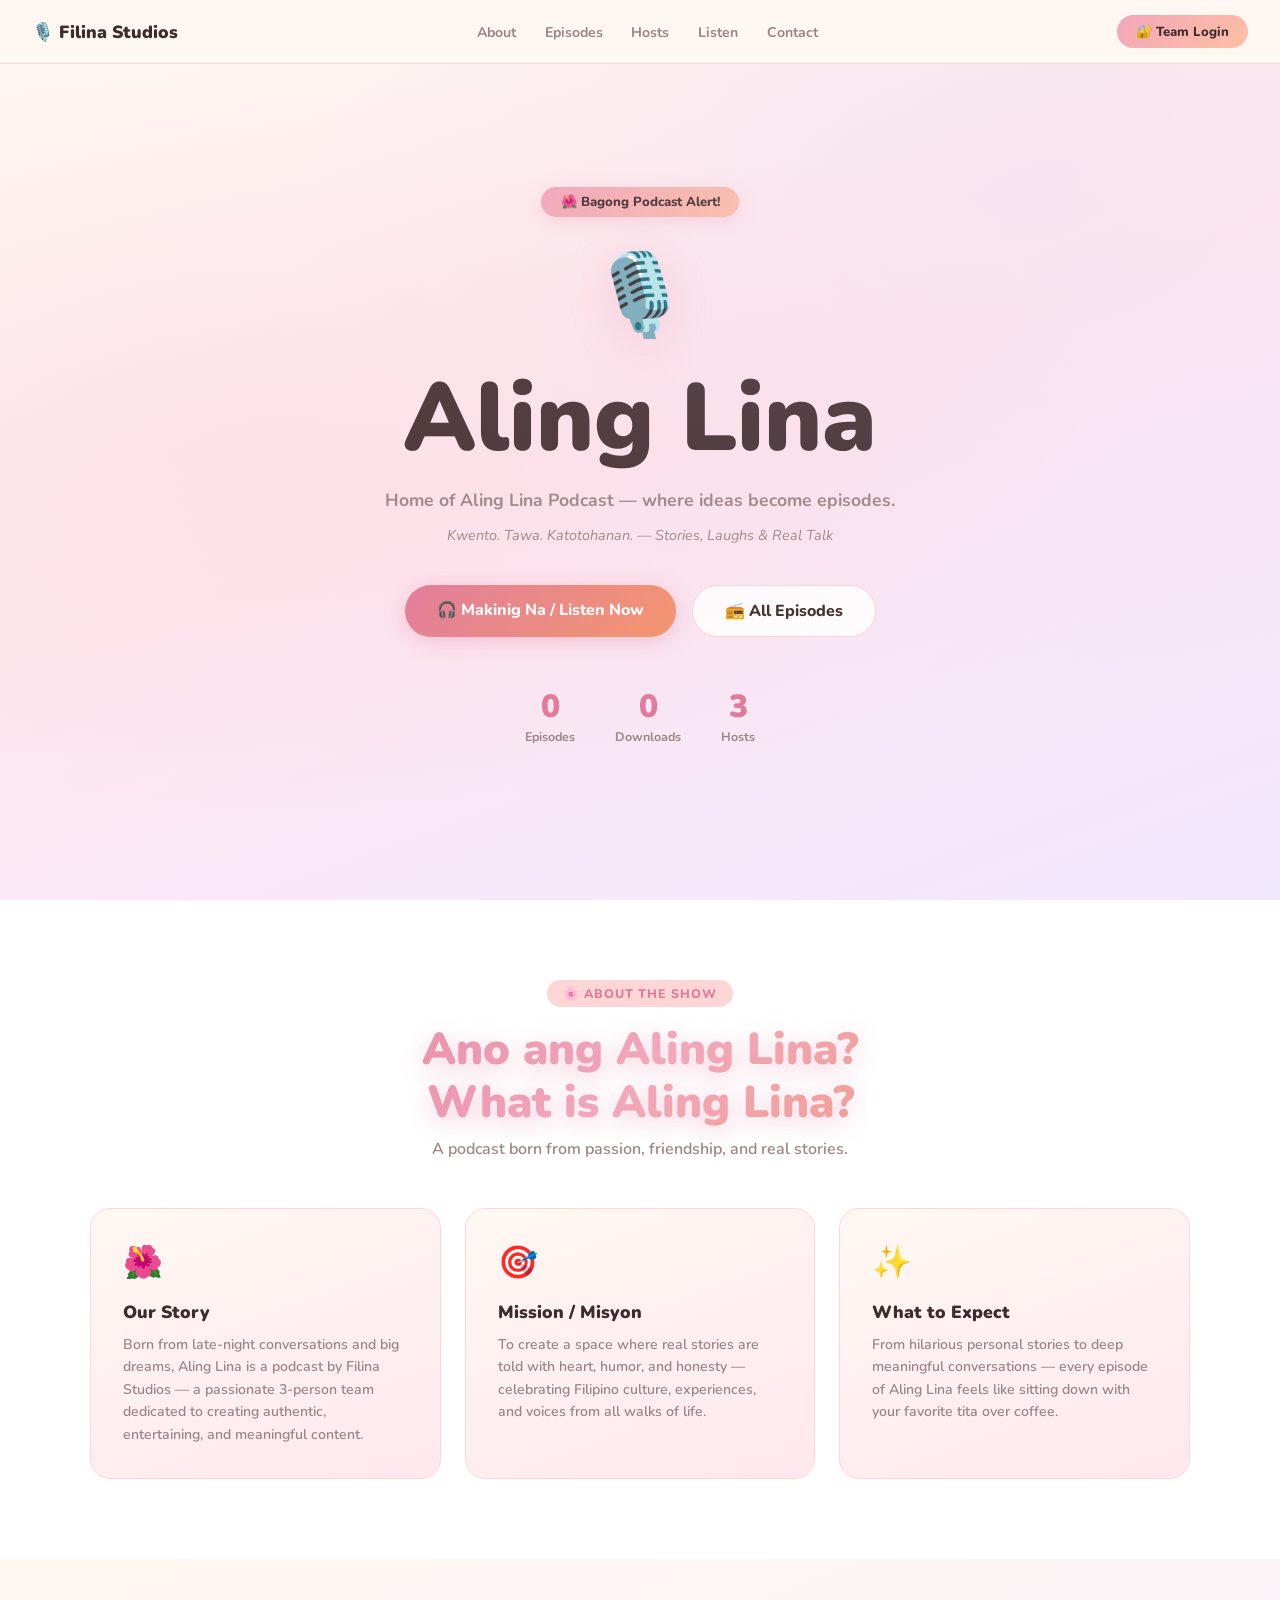
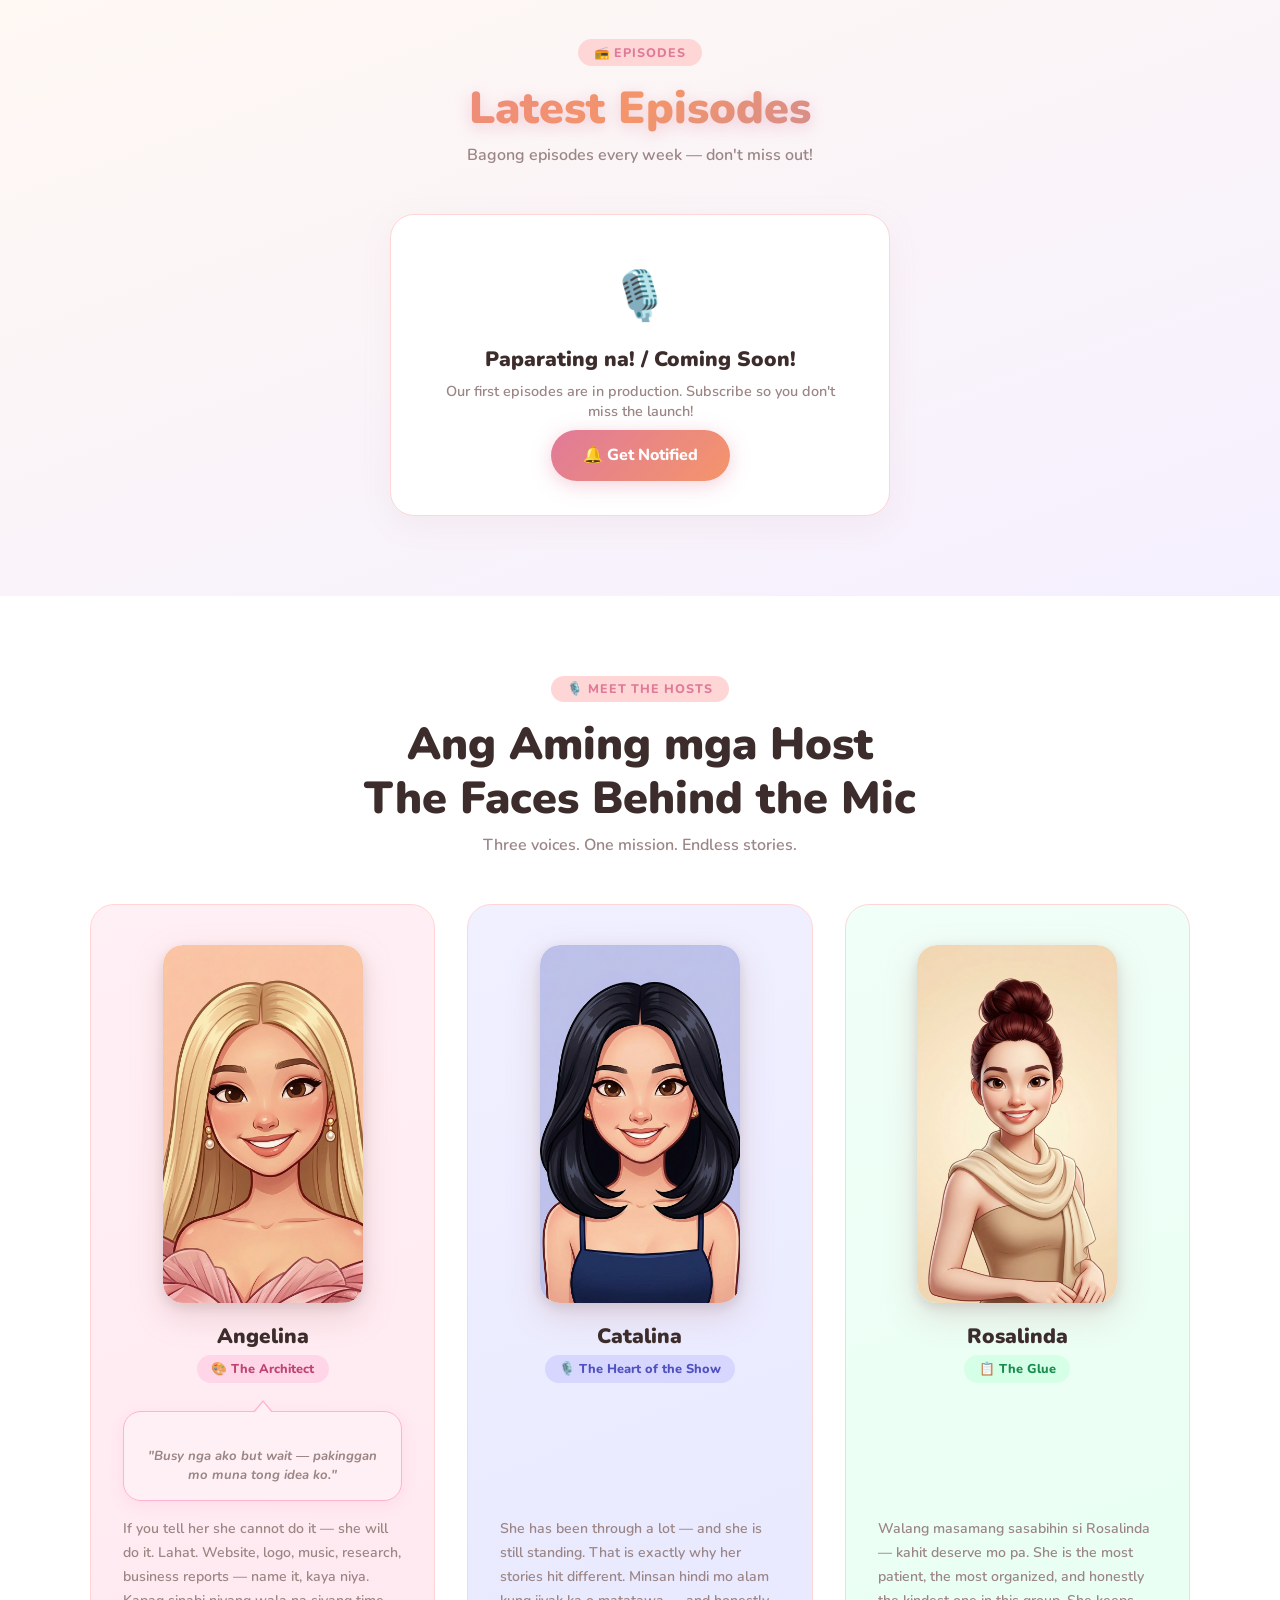
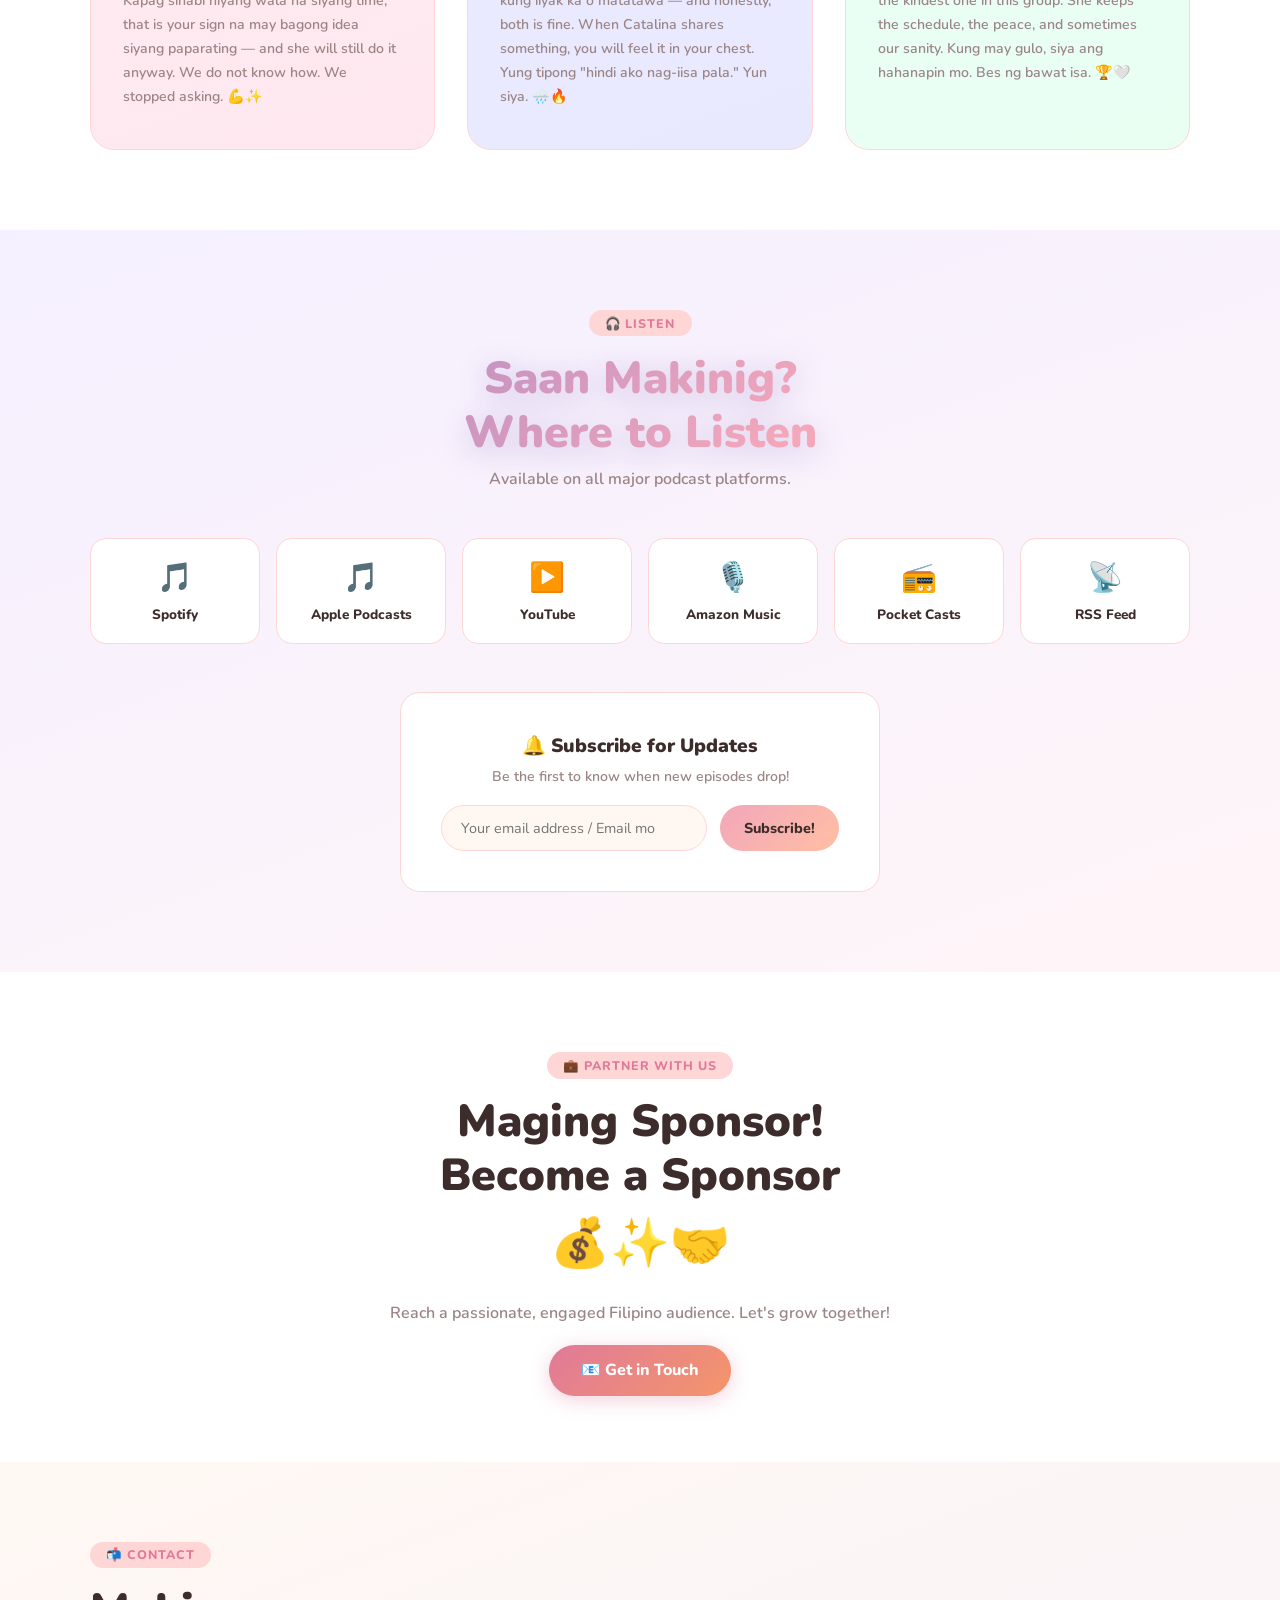
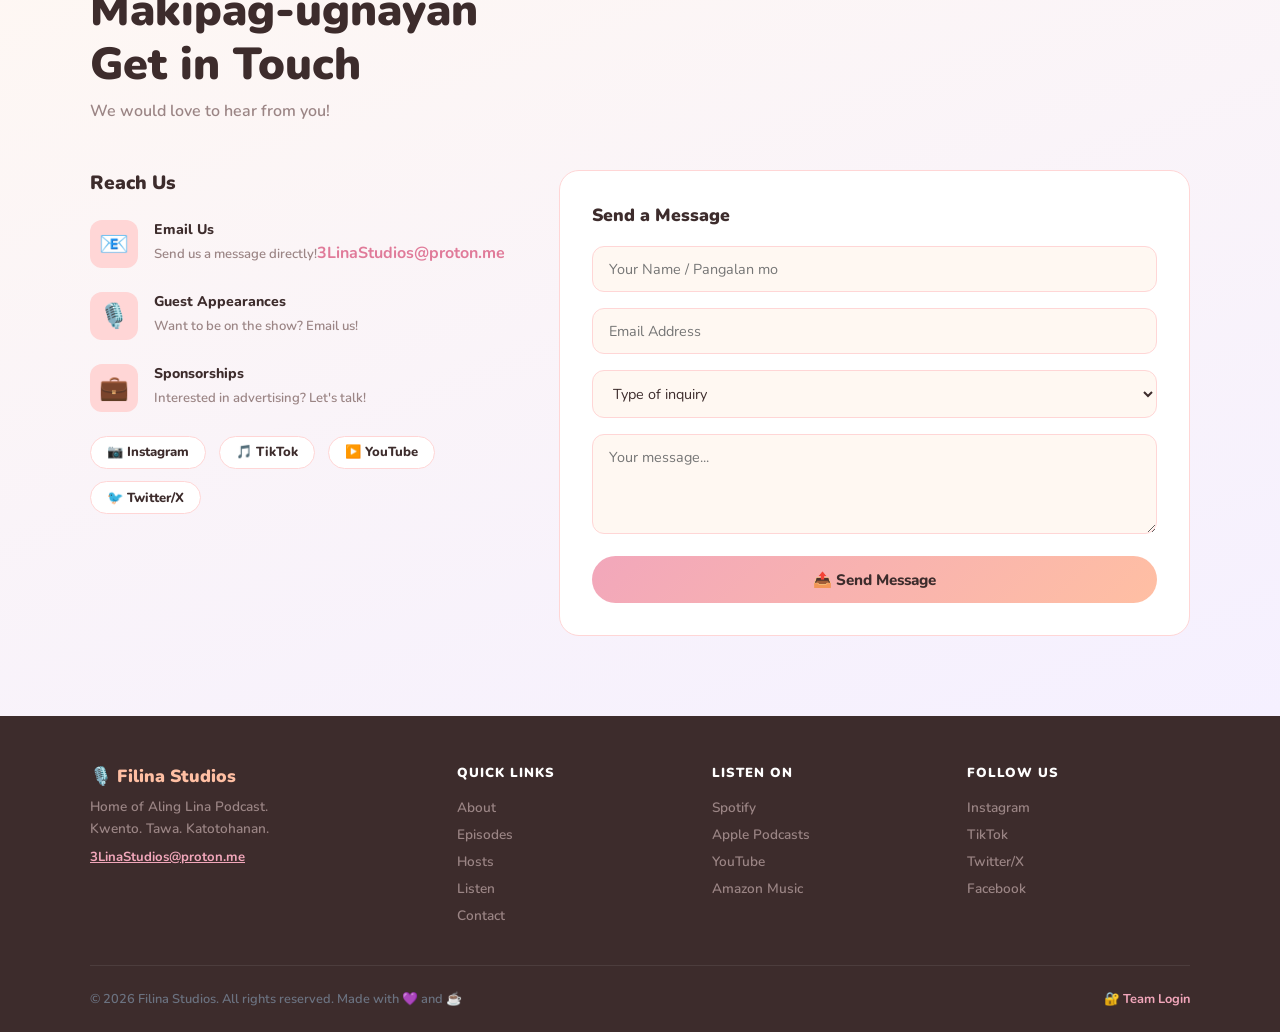
<file: index.html>
<!DOCTYPE html>
<html lang="en">
<head>
  <meta charset="UTF-8"/>
  <meta name="viewport" content="width=device-width, initial-scale=1.0"/>
  <title>Aling Lina Podcast | Filina Studios</title>
  <link href="https://fonts.googleapis.com/css2?family=Nunito:wght@400;600;700;800;900&display=swap" rel="stylesheet"/>
<style>
    *, *::before, *::after { box-sizing: border-box; margin: 0; padding: 0; }
    :root {
      --cream: #FFF8F2; --blush: #FFD6D6; --peach: #FFBFA3; --peach-dark: #F4956A;
      --rose: #F2A7BB; --rose-dark: #E07A99; --lilac: #D9C6F0; --lilac-dark: #9B7FC7;
      --mint: #B8EAD8; --mint-dark: #5BBC96;
      --text: #3D2C2C; --text-muted: #9B8585; --white: #FFFFFF;
    }
    html { scroll-behavior: smooth; }
    body { font-family: "Nunito", sans-serif; background: var(--cream); color: var(--text); }

    /* NAV */
    nav {
      position: fixed; top: 0; width: 100%; background: rgba(255,248,242,0.95);
      backdrop-filter: blur(12px); border-bottom: 1.5px solid var(--blush);
      z-index: 999; padding: 0 2rem;
      display: flex; align-items: center; justify-content: space-between; height: 64px;
    }
    .nav-logo { font-size: 1.1rem; font-weight: 900; color: var(--text); text-decoration: none; display: flex; align-items: center; gap: 0.5rem; }
    .nav-links { display: flex; gap: 1.8rem; list-style: none; }
    .nav-links a { text-decoration: none; font-weight: 700; font-size: 0.88rem; color: var(--text-muted); transition: color 0.2s; }
    .nav-links a:hover { color: var(--rose-dark); }
    .nav-login {
      background: linear-gradient(135deg, var(--rose), var(--peach));
      color: var(--text); padding: 0.45rem 1.2rem; border-radius: 50px;
      font-weight: 800; font-size: 0.82rem; text-decoration: none; transition: all 0.3s;
    }
    .nav-login:hover { transform: translateY(-2px); box-shadow: 0 4px 16px rgba(242,167,187,0.4); }
    .nav-hamburger { display: none; background: none; border: none; font-size: 1.5rem; cursor: pointer; }
    .nav-mobile { display: none; flex-direction: column; background: var(--cream); border-bottom: 1.5px solid var(--blush); padding: 1rem 2rem; gap: 1rem; }
    .nav-mobile a { text-decoration: none; font-weight: 700; color: var(--text-muted); font-size: 0.95rem; }
    .nav-mobile.open { display: flex; }

    /* HERO */
    .hero {
      min-height: 100vh; display: flex; align-items: center; justify-content: center;
      text-align: center; padding: 6rem 2rem 4rem;
      background: linear-gradient(160deg, #FFF8F2 0%, #FFE8EF 50%, #F0E8FF 100%);
      position: relative; overflow: hidden;
    }
    .hero::before {
      content: ""; position: absolute; inset: 0;
      background: radial-gradient(ellipse at 20% 50%, rgba(242,167,187,0.15) 0%, transparent 60%),
                  radial-gradient(ellipse at 80% 20%, rgba(217,198,240,0.2) 0%, transparent 50%);
      pointer-events: none;
    }
    .hero-badge {
      display: inline-block; background: linear-gradient(135deg, var(--rose), var(--peach));
      color: var(--text); padding: 0.4rem 1.2rem; border-radius: 50px;
      font-weight: 800; font-size: 0.82rem; margin-bottom: 1.5rem;
      box-shadow: 0 4px 16px rgba(242,167,187,0.35);
    }
    .hero h1 { font-size: clamp(3rem, 8vw, 6rem); font-weight: 900; color: var(--text); line-height: 1.1; margin-bottom: 1rem; }
    .hero-tagline { font-size: 1.1rem; color: var(--text-muted); font-weight: 700; margin-bottom: 0.8rem; max-width: 540px; margin-left: auto; margin-right: auto; }
    .hero-sub { font-size: 0.9rem; color: var(--text-muted); margin-bottom: 2.5rem; font-style: italic; }
    .hero-btns { display: flex; gap: 1rem; justify-content: center; flex-wrap: wrap; margin-bottom: 3rem; }
    .btn-primary {
      background: linear-gradient(135deg, var(--rose-dark), var(--peach-dark));
      color: white; padding: 0.9rem 2rem; border-radius: 50px; font-weight: 800;
      font-size: 1rem; text-decoration: none; transition: all 0.3s;
      box-shadow: 0 4px 20px rgba(224,122,153,0.35);
    }
    .btn-primary:hover { transform: translateY(-3px); box-shadow: 0 8px 30px rgba(224,122,153,0.45); }
    .btn-secondary {
      background: var(--white); color: var(--text); padding: 0.9rem 2rem; border-radius: 50px;
      font-weight: 800; font-size: 1rem; text-decoration: none; border: 1.5px solid var(--blush);
      transition: all 0.3s;
    }
    .btn-secondary:hover { transform: translateY(-3px); box-shadow: 0 8px 24px rgba(180,120,120,0.12); }
    .hero-stats { display: flex; gap: 2.5rem; justify-content: center; flex-wrap: wrap; }
    .hero-stat { text-align: center; }
    .hero-stat-num { font-size: 2rem; font-weight: 900; color: var(--rose-dark); }
    .hero-stat-label { font-size: 0.78rem; color: var(--text-muted); font-weight: 700; }
    .hero-mic { font-size: 5rem; margin-bottom: 1rem; filter: drop-shadow(0 8px 24px rgba(242,167,187,0.4)); }

    /* SECTIONS */
    section { padding: 5rem 2rem; }
    .section-inner { max-width: 1100px; margin: 0 auto; }
    .section-tag { display: inline-block; font-size: 0.78rem; font-weight: 800; color: var(--rose-dark); background: var(--blush); padding: 0.3rem 1rem; border-radius: 50px; margin-bottom: 1rem; text-transform: uppercase; letter-spacing: 0.08em; }
    .section-title { font-size: clamp(1.8rem, 4vw, 2.8rem); font-weight: 900; color: var(--text); margin-bottom: 0.5rem; line-height: 1.2; }
    .section-sub { color: var(--text-muted); font-size: 1rem; margin-bottom: 3rem; font-weight: 600; }

    /* ABOUT */
    #about { background: var(--white); }
    .about-grid { display: grid; grid-template-columns: repeat(auto-fit, minmax(280px, 1fr)); gap: 1.5rem; }
    .about-card {
      background: linear-gradient(160deg, var(--cream), #FFE8EF);
      border-radius: 20px; padding: 2rem; border: 1.5px solid var(--blush);
      transition: all 0.3s;
    }
    .about-card:hover { transform: translateY(-6px); box-shadow: 0 16px 40px rgba(180,120,120,0.12); }
    .about-icon { font-size: 2rem; margin-bottom: 1rem; }
    .about-card h3 { font-size: 1.1rem; font-weight: 900; margin-bottom: 0.6rem; }
    .about-card p  { font-size: 0.88rem; color: var(--text-muted); line-height: 1.6; font-weight: 600; }

    /* EPISODES */
    #episodes { background: linear-gradient(160deg, #FFF8F2, #F5F0FF); }
    .episode-coming {
      background: var(--white); border-radius: 24px; padding: 3rem; text-align: center;
      border: 1.5px solid var(--blush); max-width: 500px; margin: 0 auto;
      box-shadow: 0 8px 32px rgba(180,120,120,0.08);
    }
    .episode-coming .ep-icon { font-size: 3rem; margin-bottom: 1rem; }
    .episode-coming h3 { font-size: 1.3rem; font-weight: 900; margin-bottom: 0.5rem; }
    .episode-coming p  { color: var(--text-muted); font-size: 0.9rem; font-weight: 600; margin-bottom: 1.5rem; }

    /* HOSTS */
#hosts { background: var(--white); }
.hosts-grid {
  display: grid;
  grid-template-columns: repeat(auto-fit, minmax(300px, 1fr));
  gap: 2rem;
}
.host-card {
  border-radius: 24px; padding: 2.5rem 2rem;
  border: 1.5px solid var(--blush); transition: all 0.3s;
  display: flex; flex-direction: column; align-items: center;
}
.host-card:hover { transform: translateY(-8px); box-shadow: 0 20px 50px rgba(180,120,120,0.15); }
.host-card:nth-child(1) { background: linear-gradient(160deg, #FFF0F5, #FFE8F0); }
.host-card:nth-child(2) { background: linear-gradient(160deg, #F0F0FF, #E8E8FF); }
.host-card:nth-child(3) { background: linear-gradient(160deg, #F0FFF8, #E8FFF2); }

.host-avatar {
  width: 200px; height: auto; margin: 0 auto 1.2rem;
  overflow: hidden; border-radius: 20px;
  box-shadow: 0 12px 32px rgba(180,120,120,0.25), 0 4px 12px rgba(0,0,0,0.1);
  transition: transform 0.3s, box-shadow 0.3s;
}
.host-avatar img { width: 100%; height: auto; display: block; border-radius: 20px; }
.host-card:hover .host-avatar {
  transform: scale(1.06) translateY(-6px);
  box-shadow: 0 20px 50px rgba(180,120,120,0.3), 0 8px 20px rgba(0,0,0,0.12);
}

/* Center: name, role, bubble */
.host-card h3 {
  font-size: 1.3rem; font-weight: 900; margin-bottom: 0.3rem;
  text-align: center; width: 100%;
}
.host-role {
  font-size: 0.8rem; font-weight: 800;
  padding: 0.3rem 0.9rem; border-radius: 50px;
  display: inline-block; margin-bottom: 1rem; text-align: center;
}
.host-card:nth-child(1) .host-role { background: #FFD6E8; color: #C0446E; }
.host-card:nth-child(2) .host-role { background: #D6D6FF; color: #5050C0; }
.host-card:nth-child(3) .host-role { background: #D6FFE8; color: #1A8C4E; }

/* Speech bubble — centered with arrow */
.host-bubble {
  position: relative; border-radius: 18px;
  padding: 0.9rem 1.1rem; margin: 0.8rem 0 1rem;
  text-align: center; width: 100%;
}
.host-card:nth-child(1) .host-bubble { background: #FFF0F5; border: 1.5px solid #FFB3D1; box-shadow: 0 4px 16px rgba(255,100,150,0.1); }
.host-card:nth-child(2) .host-bubble { background: #F0F0FF; border: 1.5px solid #B3B3FF; box-shadow: 0 4px 16px rgba(100,100,255,0.1); }
.host-card:nth-child(3) .host-bubble { background: #F0FFF8; border: 1.5px solid #B3FFD6; box-shadow: 0 4px 16px rgba(0,180,100,0.1); }

.host-bubble::before {
  content: ""; position: absolute;
  top: -12px; left: 50%; transform: translateX(-50%);
  border-width: 0 10px 12px 10px; border-style: solid;
}
.host-card:nth-child(1) .host-bubble::before { border-color: transparent transparent #FFB3D1 transparent; }
.host-card:nth-child(2) .host-bubble::before { border-color: transparent transparent #B3B3FF transparent; }
.host-card:nth-child(3) .host-bubble::before { border-color: transparent transparent #B3FFD6 transparent; }

.host-bubble::after {
  content: ""; position: absolute;
  top: -10px; left: 50%; transform: translateX(-50%);
  border-width: 0 9px 11px 9px; border-style: solid;
}
.host-card:nth-child(1) .host-bubble::after { border-color: transparent transparent #FFF0F5 transparent; }
.host-card:nth-child(2) .host-bubble::after { border-color: transparent transparent #F0F0FF transparent; }
.host-card:nth-child(3) .host-bubble::after { border-color: transparent transparent #F0FFF8 transparent; }

.bubble-text {
  font-size: 0.82rem; font-style: italic;
  font-weight: 700; line-height: 1.5; color: var(--text-muted);
  text-align: center;
}

/* Typing dots — centered */
.typing-dots {
  display: flex; align-items: center; justify-content: center;
  gap: 5px; padding: 0.2rem 0; margin-bottom: 0.4rem;
}
.typing-dots span {
  width: 7px; height: 7px; border-radius: 50%;
  display: inline-block; animation: bounce 1.2s infinite ease-in-out;
}
.host-card:nth-child(1) .typing-dots span { background: #E07A99; }
.host-card:nth-child(2) .typing-dots span { background: #7A7AE0; }
.host-card:nth-child(3) .typing-dots span { background: #2ECC71; }
.typing-dots span:nth-child(2) { animation-delay: 0.2s; }
.typing-dots span:nth-child(3) { animation-delay: 0.4s; }
@keyframes bounce {
  0%, 80%, 100% { transform: scale(0.7); opacity: 0.5; }
  40%           { transform: scale(1.2); opacity: 1; }
}
@keyframes float {
  0%, 100% { transform: translateY(0px); }
  50%       { transform: translateY(-8px); }
}
@keyframes bounceTag {
  0%, 100% { transform: translateY(0) rotate(-1deg) scale(1); }
  30%       { transform: translateY(-6px) rotate(1deg) scale(1.05); }
  60%       { transform: translateY(-3px) rotate(-0.5deg) scale(1.02); }
}
@keyframes shineText {
  0%   { background-position: 0% center; }
  100% { background-position: 200% center; }
}

/* Description text — left aligned, natural reading */
.host-card p {
  font-size: 0.88rem; color: var(--text-muted);
  line-height: 1.7; font-weight: 600;
  text-align: left; width: 100%;
}
    /* LISTEN */
    #listen { background: linear-gradient(160deg, #F5F0FF, #FFF5F8); }
    .platforms-grid { display: grid; grid-template-columns: repeat(auto-fit, minmax(140px, 1fr)); gap: 1rem; margin-bottom: 3rem; }
    .platform-btn {
      background: var(--white); border: 1.5px solid var(--blush); border-radius: 16px;
      padding: 1.2rem 1rem; text-align: center; text-decoration: none; color: var(--text);
      font-weight: 800; font-size: 0.85rem; transition: all 0.3s;
      display: flex; flex-direction: column; align-items: center; gap: 0.5rem;
    }
    .platform-btn:hover { transform: translateY(-4px); box-shadow: 0 8px 24px rgba(180,120,120,0.15); background: var(--cream); }
    .platform-btn .p-icon { font-size: 1.8rem; }
    .subscribe-box { background: var(--white); border-radius: 20px; padding: 2.5rem; text-align: center; border: 1.5px solid var(--blush); max-width: 480px; margin: 0 auto; }
    .subscribe-box h3 { font-size: 1.2rem; font-weight: 900; margin-bottom: 0.5rem; }
    .subscribe-box p  { color: var(--text-muted); font-size: 0.88rem; margin-bottom: 1.2rem; font-weight: 600; }
    .subscribe-form { display: flex; gap: 0.8rem; flex-wrap: wrap; justify-content: center; }
    .subscribe-form input {
      flex: 1; min-width: 200px; padding: 0.75rem 1.2rem; border-radius: 50px;
      border: 1.5px solid var(--blush); font-family: inherit; font-size: 0.9rem;
      outline: none; background: var(--cream);
    }
    .subscribe-form input:focus { border-color: var(--rose-dark); background: white; }
    .subscribe-form button {
      background: linear-gradient(135deg, var(--rose), var(--peach));
      color: var(--text); padding: 0.75rem 1.5rem; border-radius: 50px; font-weight: 800;
      font-size: 0.9rem; cursor: pointer; border: none; font-family: inherit; transition: all 0.3s;
    }
    .subscribe-form button:hover { transform: translateY(-2px); }
    .success-msg { display: none; color: var(--mint-dark); font-weight: 800; font-size: 0.9rem; margin-top: 1rem; }

    /* SPONSOR */
    #sponsor { background: var(--white); }
    .sponsor-inner { text-align: center; max-width: 600px; margin: 0 auto; }
    .sponsor-icons { font-size: 3rem; margin-bottom: 1.5rem; }
    .sponsor-inner p { color: var(--text-muted); font-size: 1rem; font-weight: 600; margin-bottom: 2rem; line-height: 1.7; }

    /* CONTACT */
    #contact { background: linear-gradient(160deg, #FFF8F2, #F5F0FF); }
    .contact-grid { display: grid; grid-template-columns: 1fr 1.5fr; gap: 3rem; align-items: start; }
    .contact-info h3 { font-size: 1.2rem; font-weight: 900; margin-bottom: 1.5rem; }
    .contact-item { display: flex; align-items: flex-start; gap: 1rem; margin-bottom: 1.5rem; }
    .contact-item-icon { font-size: 1.5rem; width: 48px; height: 48px; background: var(--blush); border-radius: 12px; display: flex; align-items: center; justify-content: center; flex-shrink: 0; }
    .contact-item-text strong { display: block; font-size: 0.88rem; font-weight: 800; margin-bottom: 0.2rem; }
    .contact-item-text span { font-size: 0.82rem; color: var(--text-muted); font-weight: 600; }
    .contact-item-text a { color: var(--rose-dark); text-decoration: none; font-weight: 700; }
    .social-links { display: flex; gap: 0.8rem; flex-wrap: wrap; margin-top: 1.5rem; }
    .social-link {
      background: var(--white); border: 1.5px solid var(--blush); border-radius: 50px;
      padding: 0.4rem 1rem; font-size: 0.82rem; font-weight: 800; text-decoration: none;
      color: var(--text); transition: all 0.2s;
    }
    .social-link:hover { background: var(--blush); transform: translateY(-2px); }
    .contact-form { background: var(--white); border-radius: 20px; padding: 2rem; border: 1.5px solid var(--blush); }
    .contact-form h3 { font-size: 1.1rem; font-weight: 900; margin-bottom: 1.2rem; }
    .form-group { margin-bottom: 1rem; }
    .form-group input,
    .form-group select,
    .form-group textarea {
      width: 100%; padding: 0.75rem 1rem; border-radius: 12px; border: 1.5px solid var(--blush);
      font-family: inherit; font-size: 0.9rem; outline: none; background: var(--cream); color: var(--text);
      transition: border-color 0.2s;
    }
    .form-group input:focus,
    .form-group select:focus,
    .form-group textarea:focus { border-color: var(--rose-dark); background: white; }
    .form-group textarea { min-height: 100px; resize: vertical; }
    .form-submit {
      width: 100%; background: linear-gradient(135deg, var(--rose), var(--peach));
      color: var(--text); padding: 0.85rem; border-radius: 50px; font-weight: 800;
      font-size: 0.95rem; cursor: pointer; border: none; font-family: inherit; transition: all 0.3s;
    }
    .form-submit:hover { transform: translateY(-2px); }

    /* FOOTER */
    footer { background: #3D2C2C; color: #C4AEAE; padding: 3rem 2rem 1.5rem; }
    .footer-inner { max-width: 1100px; margin: 0 auto; }
    .footer-top { display: grid; grid-template-columns: 1.5fr 1fr 1fr 1fr; gap: 2rem; margin-bottom: 2rem; }
    .footer-brand p { font-size: 0.85rem; margin-top: 0.5rem; color: #9B8585; font-weight: 600; line-height: 1.6; }
    .footer-brand .footer-email { color: var(--rose); font-size: 0.82rem; font-weight: 700; margin-top: 0.5rem; display: block; }
    .footer-logo { font-size: 1.1rem; font-weight: 900; color: var(--peach); margin-bottom: 0.5rem; }
    .footer-col h4 { font-size: 0.82rem; font-weight: 900; color: white; text-transform: uppercase; letter-spacing: 0.08em; margin-bottom: 1rem; }
    .footer-col a { display: block; color: #9B8585; font-size: 0.85rem; font-weight: 600; text-decoration: none; margin-bottom: 0.5rem; transition: color 0.2s; }
    .footer-col a:hover { color: var(--rose); }
    .footer-bottom { border-top: 1px solid rgba(255,255,255,0.08); padding-top: 1.5rem; display: flex; justify-content: space-between; align-items: center; flex-wrap: wrap; gap: 1rem; }
    .footer-bottom p { font-size: 0.8rem; color: #6B7280; font-weight: 600; }
    .footer-team-login { color: var(--rose); font-size: 0.8rem; font-weight: 700; text-decoration: none; }
    .footer-team-login:hover { color: var(--peach); }

    /* RESPONSIVE */
    @media (max-width: 768px) {
      .nav-links { display: none; }
      .nav-hamburger { display: block; }
      .contact-grid { grid-template-columns: 1fr; }
      .footer-top { grid-template-columns: 1fr 1fr; }
    }
    @media (max-width: 480px) {
      .footer-top { grid-template-columns: 1fr; }
    }
  </style>
</head>
<body>

<!-- NAV -->
<nav>
  <a href="/" class="nav-logo">🎙️ Filina Studios</a>
  <ul class="nav-links">
    <li><a href="#about">About</a></li>
    <li><a href="#episodes">Episodes</a></li>
    <li><a href="#hosts">Hosts</a></li>
    <li><a href="#listen">Listen</a></li>
    <li><a href="#contact">Contact</a></li>
  </ul>
  <a href="/Filina_Studios/workspace.html" class="nav-login">🔐 Team Login</a>
  <button class="nav-hamburger" onclick="toggleMenu()">☰</button>
</nav>
<div class="nav-mobile" id="nav-mobile">
  <a href="#about" onclick="toggleMenu()">About</a>
  <a href="#episodes" onclick="toggleMenu()">Episodes</a>
  <a href="#hosts" onclick="toggleMenu()">Hosts</a>
  <a href="#listen" onclick="toggleMenu()">Listen</a>
  <a href="#contact" onclick="toggleMenu()">Contact</a>
  <a href="/Filina_Studios/workspace.html">🔐 Team Login</a>
</div>

<!-- HERO -->
<section class="hero">
  <div>
    <div class="hero-badge">🌺 Bagong Podcast Alert!</div>
    <div class="hero-mic">🎙️</div>
    <h1>Aling Lina</h1>
    <p class="hero-tagline">Home of Aling Lina Podcast — where ideas become episodes.</p>
    <p class="hero-sub">Kwento. Tawa. Katotohanan. — Stories, Laughs &amp; Real Talk</p>
    <div class="hero-btns">
      <a href="#listen" class="btn-primary">🎧 Makinig Na / Listen Now</a>
      <a href="#episodes" class="btn-secondary">📻 All Episodes</a>
    </div>
    <div class="hero-stats">
      <div class="hero-stat"><div class="hero-stat-num">0</div><div class="hero-stat-label">Episodes</div></div>
      <div class="hero-stat"><div class="hero-stat-num">0</div><div class="hero-stat-label">Downloads</div></div>
      <div class="hero-stat"><div class="hero-stat-num">3</div><div class="hero-stat-label">Hosts</div></div>
    </div>
  </div>
</section>

<!-- ABOUT -->
<section id="about">
  <div class="section-inner">
    <div style="text-align:center">
  <div class="section-tag" style="
    display: inline-block;
    animation: bounceTag 2s ease-in-out infinite;
  ">🌸 About the Show</div>
  <h2 class="section-title" style="
    text-align: center;
    background: linear-gradient(135deg, #E07A99, #F2A7BB, #F4956A);
    -webkit-background-clip: text;
    -webkit-text-fill-color: transparent;
    background-clip: text;
    filter: drop-shadow(0 6px 12px rgba(224,122,153,0.4));
    animation: float 3s ease-in-out infinite;
  ">Ano ang Aling Lina?<br/>What is Aling Lina?</h2>
  <p class="section-sub" style="text-align:center">A podcast born from passion, friendship, and real stories.</p>
</div>

    <div class="about-grid">
      <div class="about-card"><div class="about-icon">🌺</div><h3>Our Story</h3><p>Born from late-night conversations and big dreams, Aling Lina is a podcast by Filina Studios — a passionate 3-person team dedicated to creating authentic, entertaining, and meaningful content.</p></div>
      <div class="about-card"><div class="about-icon">🎯</div><h3>Mission / Misyon</h3><p>To create a space where real stories are told with heart, humor, and honesty — celebrating Filipino culture, experiences, and voices from all walks of life.</p></div>
      <div class="about-card"><div class="about-icon">✨</div><h3>What to Expect</h3><p>From hilarious personal stories to deep meaningful conversations — every episode of Aling Lina feels like sitting down with your favorite tita over coffee.</p></div>
    </div>
  </div>
</section>

<!-- EPISODES -->
<section id="episodes">
  <div class="section-inner">
   <div style="text-align:center">
  <div class="section-tag">📻 Episodes</div>
  <h2 class="section-title" style="
    text-align: center;
    background: linear-gradient(135deg, #E07A99, #F4956A, #9B7FC7);
    -webkit-background-clip: text;
    -webkit-text-fill-color: transparent;
    background-clip: text;
    filter: drop-shadow(0 4px 8px rgba(224,122,153,0.35));
    animation: float 3s ease-in-out infinite;
  ">Latest Episodes</h2>
  <p class="section-sub" style="text-align:center">Bagong episodes every week — don't miss out!</p>
</div>

    <div class="episode-coming">
      <div class="ep-icon">🎙️</div>
      <h3>Paparating na! / Coming Soon!</h3>
      <p>Our first episodes are in production. Subscribe so you don't miss the launch!</p>
      <a href="#listen" class="btn-primary">🔔 Get Notified</a>
    </div>
  </div>
</section>

<!-- HOSTS -->
<section id="hosts">
  <div class="section-inner">
    <div style="text-align:center">
  <div class="section-tag">🎙️ Meet the Hosts</div>
  <h2 class="section-title">Ang Aming mga Host<br/>The Faces Behind the Mic</h2>
  <p class="section-sub">Three voices. One mission. Endless stories.</p>
</div>
    <div class="hosts-grid">

      <div class="host-card">
        <div class="host-avatar">
          <img src="Angelina1.jpg" alt="Angelina"/>
        </div>
        <h3>Angelina</h3>
        <div class="host-role">🎨 The Architect</div>
        <div class="host-bubble">
  <div class="typing-dots">
    <span></span><span></span><span></span>
  </div>
  <div class="bubble-text">"Busy nga ako but wait — pakinggan mo muna tong idea ko."</div>
</div>
        <p>If you tell her she cannot do it — she will do it. Lahat. Website, logo, music, research, business reports — name it, kaya niya. Kapag sinabi niyang wala na siyang time, that is your sign na may bagong idea siyang paparating — and she will still do it anyway. We do not know how. We stopped asking. 💪✨</p>
      </div>

      <div class="host-card">
        <div class="host-avatar">
          <img src="catalina.jpg" alt="Catalina"/>
        </div>
        <h3>Catalina</h3>
        <div class="host-role">🎙️ The Heart of the Show</div>
        <div class="host-bubble">
  <div class="typing-dots">
    <span></span><span></span><span></span>
  </div>
  <div class="bubble-text">"Okay, real talk lang — huwag kayong ano."</div>
</div>
        <p>She has been through a lot — and she is still standing. That is exactly why her stories hit different. Minsan hindi mo alam kung iiyak ka o matatawa — and honestly, both is fine. When Catalina shares something, you will feel it in your chest. Yung tipong "hindi ako nag-iisa pala." Yun siya. 🌧️🔥</p>
      </div>

      <div class="host-card">
        <div class="host-avatar">
          <img src="Rosalinda.jpg" alt="Rosalinda"/>
        </div>
        <h3>Rosalinda</h3>
        <div class="host-role">📋 The Glue</div>
        <div class="host-bubble">
  <div class="typing-dots">
    <span></span><span></span><span></span>
  </div>
  <div class="bubble-text">"It is okay, I am here. Tell me everything."</div>
</div>
        <p>Walang masamang sasabihin si Rosalinda — kahit deserve mo pa. She is the most patient, the most organized, and honestly the kindest one in this group. She keeps the schedule, the peace, and sometimes our sanity. Kung may gulo, siya ang hahanapin mo. Bes ng bawat isa. 🏆🤍</p>
      </div>

    </div>
  </div>
</section>

<!-- LISTEN -->
<section id="listen">
  <div class="section-inner">
    <div style="text-align:center">
  <div class="section-tag" style="display:inline-block; animation: bounceTag 2s ease-in-out infinite;">🎧 Listen</div>
 <h2 class="section-title" style="
  text-align: center;
  background: linear-gradient(135deg, #9B7FC7, #F2A7BB, #FFBFA3, #9B7FC7);
  background-size: 200% auto;
  -webkit-background-clip: text;
  -webkit-text-fill-color: transparent;
  background-clip: text;
  filter: drop-shadow(0 6px 16px rgba(155,127,199,0.45));
  animation: shineText 3s linear infinite, float 3s ease-in-out infinite;
">Saan Makinig?<br/>Where to Listen</h2>
  <p class="section-sub" style="text-align:center">Available on all major podcast platforms.</p>
</div>
    <div class="platforms-grid">
      <a href="#" class="platform-btn"><span class="p-icon">🎵</span>Spotify</a>
      <a href="#" class="platform-btn"><span class="p-icon">🎵</span>Apple Podcasts</a>
      <a href="#" class="platform-btn"><span class="p-icon">▶️</span>YouTube</a>
      <a href="#" class="platform-btn"><span class="p-icon">🎙️</span>Amazon Music</a>
      <a href="#" class="platform-btn"><span class="p-icon">📻</span>Pocket Casts</a>
      <a href="#" class="platform-btn"><span class="p-icon">📡</span>RSS Feed</a>
    </div>
    <div class="subscribe-box">
      <h3>🔔 Subscribe for Updates</h3>
      <p>Be the first to know when new episodes drop!</p>
      <div class="subscribe-form">
        <input type="email" placeholder="Your email address / Email mo" />
        <button onclick="showSuccess('sub-success')">Subscribe!</button>
      </div>
      <div class="success-msg" id="sub-success">🌺 Salamat! Thank you for subscribing!</div>
    </div>
  </div>
</section>

<!-- SPONSOR -->
<section id="sponsor">
  <div class="section-inner">
    <div class="sponsor-inner">
      <div class="section-tag">💼 Partner with Us</div>
      <h2 class="section-title">Maging Sponsor!<br/>Become a Sponsor</h2>
      <div class="sponsor-icons">💰✨🤝</div>
      <p>Reach a passionate, engaged Filipino audience. Let's grow together!</p>
      <a href="#contact" class="btn-primary">📧 Get in Touch</a>
    </div>
  </div>
</section>

<!-- CONTACT -->
<section id="contact">
  <div class="section-inner">
    <div class="section-tag">📬 Contact</div>
    <h2 class="section-title">Makipag-ugnayan<br/>Get in Touch</h2>
    <p class="section-sub">We would love to hear from you!</p>
    <div class="contact-grid">
      <div class="contact-info">
        <h3>Reach Us</h3>
        <div class="contact-item">
          <div class="contact-item-icon">📧</div>
          <div class="contact-item-text"><strong>Email Us</strong><span>Send us a message directly!</span><a href="mailto:3LinaStudios@proton.me">3LinaStudios@proton.me</a></div>
        </div>
        <div class="contact-item">
          <div class="contact-item-icon">🎙️</div>
          <div class="contact-item-text"><strong>Guest Appearances</strong><span>Want to be on the show? Email us!</span></div>
        </div>
        <div class="contact-item">
          <div class="contact-item-icon">💼</div>
          <div class="contact-item-text"><strong>Sponsorships</strong><span>Interested in advertising? Let's talk!</span></div>
        </div>
        <div class="social-links">
          <a href="#" class="social-link">📷 Instagram</a>
          <a href="#" class="social-link">🎵 TikTok</a>
          <a href="#" class="social-link">▶️ YouTube</a>
          <a href="#" class="social-link">🐦 Twitter/X</a>
        </div>
      </div>
      <div class="contact-form">
        <h3>Send a Message</h3>
        <div class="form-group"><input type="text" placeholder="Your Name / Pangalan mo" /></div>
        <div class="form-group"><input type="email" placeholder="Email Address" /></div>
        <div class="form-group">
          <select>
            <option value="">Type of inquiry</option>
            <option>Guest Appearance</option>
            <option>Sponsorship</option>
            <option>Collaboration</option>
            <option>General Question</option>
            <option>Press / Media</option>
          </select>
        </div>
        <div class="form-group"><textarea placeholder="Your message..."></textarea></div>
        <button class="form-submit" onclick="showSuccess('contact-success')">📤 Send Message</button>
        <div class="success-msg" id="contact-success">🌺 Salamat! We'll get back to you soon!</div>
      </div>
    </div>
  </div>
</section>

<!-- FOOTER -->
<footer>
  <div class="footer-inner">
    <div class="footer-top">
      <div class="footer-brand">
        <div class="footer-logo">🎙️ Filina Studios</div>
        <p>Home of Aling Lina Podcast.<br/>Kwento. Tawa. Katotohanan.</p>
        <a href="mailto:3LinaStudios@proton.me" class="footer-email">3LinaStudios@proton.me</a>
      </div>
      <div class="footer-col">
        <h4>Quick Links</h4>
        <a href="#about">About</a>
        <a href="#episodes">Episodes</a>
        <a href="#hosts">Hosts</a>
        <a href="#listen">Listen</a>
        <a href="#contact">Contact</a>
      </div>
      <div class="footer-col">
        <h4>Listen On</h4>
        <a href="#">Spotify</a>
        <a href="#">Apple Podcasts</a>
        <a href="#">YouTube</a>
        <a href="#">Amazon Music</a>
      </div>
      <div class="footer-col">
        <h4>Follow Us</h4>
        <a href="#">Instagram</a>
        <a href="#">TikTok</a>
        <a href="#">Twitter/X</a>
        <a href="#">Facebook</a>
      </div>
    </div>
    <div class="footer-bottom">
      <p>© 2026 Filina Studios. All rights reserved. Made with 💜 and ☕</p>
      <a href="/Filina_Studios/workspace.html" class="footer-team-login">🔐 Team Login</a>
    </div>
  </div>
</footer>

<script>
function toggleMenu() {
  document.getElementById("nav-mobile").classList.toggle("open");
}
function showSuccess(id) {
  var el = document.getElementById(id);
  if (el) { el.style.display = "block"; setTimeout(function(){ el.style.display = "none"; }, 4000); }
}

// ---- CHAT CONVERSATION EFFECT ----
function initBubbles() {
  var cards = document.querySelectorAll(".host-card");
  var bubbles = [];
  cards.forEach(function(card) {
    var bubble = card.querySelector(".host-bubble");
    if (bubble) {
      bubble.style.opacity = "0";
      bubble.style.transform = "translateY(10px) scale(0.95)";
      bubble.style.transition = "opacity 0.5s ease, transform 0.5s ease";
      bubbles.push(bubble);
    }
  });

  var current = 0;
  var showDuration = 2800;  // how long bubble stays visible
  var typingDuration = 900; // how long dots show before text appears

  function showNext() {
    // hide all first
    bubbles.forEach(function(b) {
      b.style.opacity = "0";
      b.style.transform = "translateY(10px) scale(0.95)";
      var txt = b.querySelector(".bubble-text");
      var dots = b.querySelector(".typing-dots");
      if (txt) txt.style.opacity = "0";
      if (dots) dots.style.opacity = "1";
    });

    var bubble = bubbles[current];
    if (!bubble) return;

    var txt = bubble.querySelector(".bubble-text");
    var dots = bubble.querySelector(".typing-dots");

    // Step 1: show bubble with only dots
    setTimeout(function() {
      bubble.style.opacity = "1";
      bubble.style.transform = "translateY(0) scale(1)";
    }, 100);

    // Step 2: hide dots, show text
    setTimeout(function() {
      if (dots) dots.style.opacity = "0";
      if (txt) { txt.style.opacity = "1"; txt.style.transition = "opacity 0.4s ease"; }
    }, 100 + typingDuration);

    // Step 3: move to next
    current = (current + 1) % bubbles.length;
    setTimeout(showNext, showDuration);
  }

  // Start with a small delay
  setTimeout(showNext, 600);
}

document.addEventListener("DOMContentLoaded", function() {
  initBubbles();
});
</script>

</body>
</html>
</file>
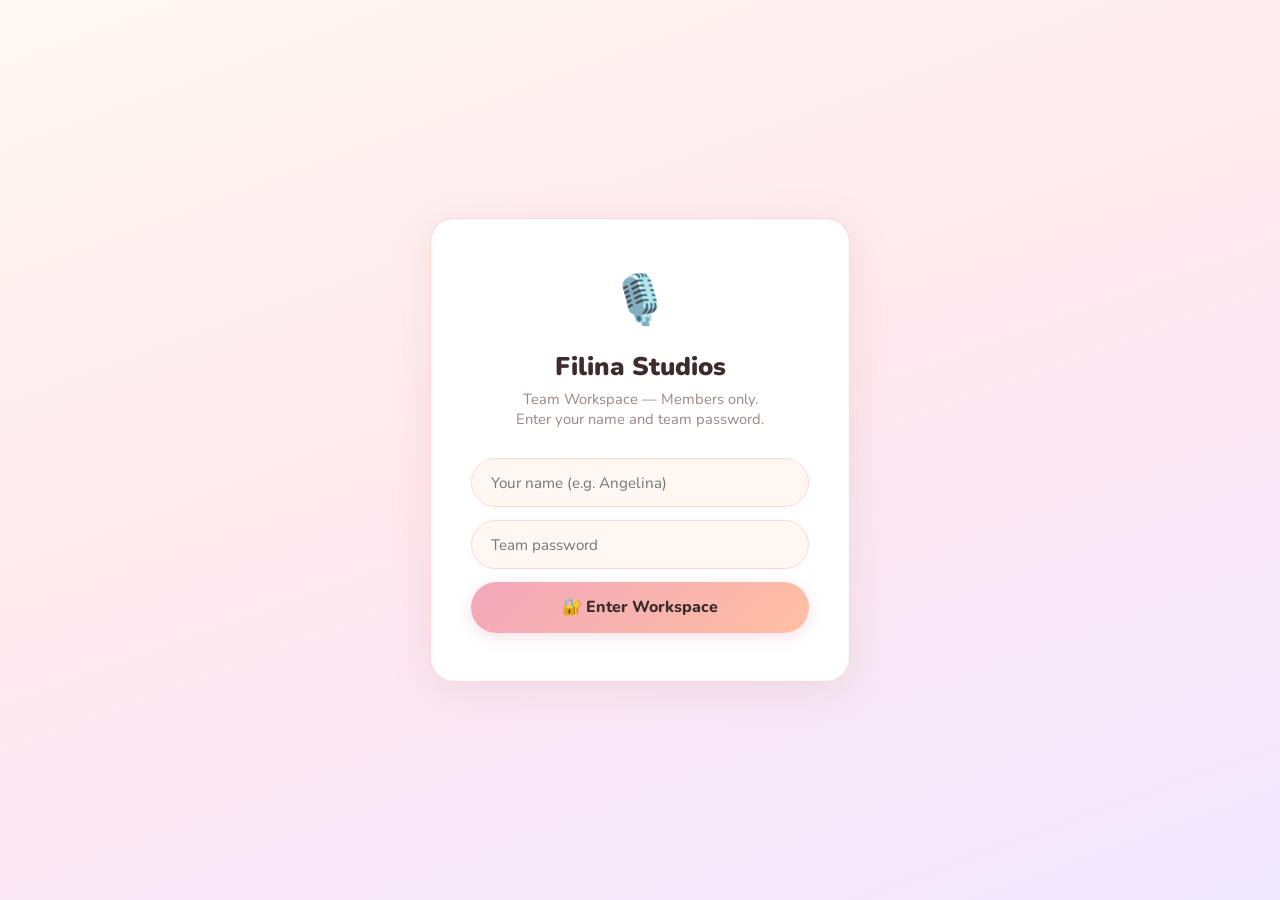
<file: workspace.html>
<!DOCTYPE html>
<html lang="en">
<head>
  <meta charset="UTF-8"/>
  <meta name="viewport" content="width=device-width, initial-scale=1.0"/>
  <title>Filina Studios — Team Workspace</title>
  <link href="https://fonts.googleapis.com/css2?family=Nunito:wght@400;600;700;800;900&display=swap" rel="stylesheet"/>
  <style>
    *, *::before, *::after { box-sizing: border-box; margin: 0; padding: 0; }
    :root {
      --cream: #FFF8F2; --blush: #FFD6D6; --peach: #FFBFA3; --peach-dark: #F4956A;
      --rose: #F2A7BB; --rose-dark: #E07A99; --lilac: #D9C6F0; --lilac-dark: #9B7FC7;
      --mint: #B8EAD8; --mint-dark: #5BBC96;
      --text: #3D2C2C; --text-muted: #9B8585; --white: #FFFFFF;
      --radius: 16px; --radius-sm: 10px;
      --shadow: 0 4px 24px rgba(180,120,120,0.08);
      --shadow-hover: 0 12px 40px rgba(180,120,120,0.15);
    }
    html { scroll-behavior: smooth; }
    body { font-family: "Nunito", sans-serif; background: #F3F4F6; color: var(--text); }
    .hidden { display: none !important; }

    /* LOGIN */
    #login-screen {
      min-height: 100vh; display: flex; align-items: center; justify-content: center;
      background: linear-gradient(160deg, #FFF8F2, #FFE8EF, #F0E8FF);
    }
    .login-card {
      background: var(--white); border-radius: 24px; padding: 3rem 2.5rem;
      text-align: center; box-shadow: 0 8px 40px rgba(180,120,120,0.15);
      border: 1.5px solid var(--blush); max-width: 420px; width: 100%;
    }
    .login-logo { font-size: 3rem; margin-bottom: 1rem; }
    .login-card h1 { font-size: 1.6rem; font-weight: 900; color: var(--text); margin-bottom: 0.3rem; }
    .login-card p  { color: var(--text-muted); margin-bottom: 1.8rem; font-size: 0.92rem; }
    .login-card input {
      width: 100%; padding: 0.85rem 1.2rem; border-radius: 50px;
      border: 1.5px solid var(--blush); font-size: 0.95rem; font-family: inherit;
      outline: none; background: var(--cream); color: var(--text);
      margin-bottom: 0.8rem; transition: border-color 0.2s;
    }
    .login-card input:focus { border-color: var(--rose-dark); background: white; }
    .login-btn {
      width: 100%; background: linear-gradient(135deg, var(--rose), var(--peach));
      color: var(--text); padding: 0.9rem; border-radius: 50px; font-weight: 800;
      font-size: 1rem; cursor: pointer; border: none; font-family: inherit;
      box-shadow: 0 4px 16px rgba(242,167,187,0.35); transition: all 0.3s;
    }
    .login-btn:hover { transform: translateY(-2px); }
    .login-error { color: #EF4444; font-size: 0.82rem; font-weight: 700; margin-top: 0.8rem; display: none; }

    /* WORKSPACE */
    #workspace { display: flex; min-height: 100vh; }

    /* SIDEBAR */
    .sidebar {
  width: 240px; min-height: 100vh; background: #3D2C2C;
  display: flex; flex-direction: column; position: fixed;
  top: 0; left: 0; z-index: 100;
  overflow-y: auto;
  height: 100vh;
}
    .sidebar-logo {
      padding: 1.5rem 1.2rem 1rem; font-size: 1.05rem; font-weight: 900;
      color: var(--peach); border-bottom: 1px solid rgba(255,255,255,0.08);
    }
    .sidebar-logo span { display: block; font-size: 0.78rem; color: #9B8585; font-weight: 600; margin-top: 0.1rem; }
    .sidebar-nav { flex: 1; padding: 1rem 0; }
    .nav-group-label {
      font-size: 0.68rem; font-weight: 800; color: #6B7280;
      text-transform: uppercase; letter-spacing: 0.08em; padding: 0.9rem 1.2rem 0.3rem;
    }
    .nav-item {
      display: flex; align-items: center; gap: 0.7rem; padding: 0.62rem 1.2rem;
      color: #C4AEAE; font-size: 0.88rem; font-weight: 700; cursor: pointer;
      transition: all 0.2s; border-left: 3px solid transparent;
    }
    .nav-item:hover { background: rgba(255,255,255,0.05); color: white; }
    .nav-item.active { background: rgba(242,167,187,0.12); color: var(--rose); border-left-color: var(--rose); }
    .nav-item .nav-icon { font-size: 1rem; width: 20px; text-align: center; }
    .sidebar-footer { padding: 1rem 1.2rem; border-top: 1px solid rgba(255,255,255,0.08); }
    .user-badge-side { font-size: 0.8rem; color: #9B8585; font-weight: 700; margin-bottom: 0.7rem; white-space: nowrap; overflow: hidden; text-overflow: ellipsis; }
    .logout-btn {
      width: 100%; padding: 0.5rem; background: rgba(242,167,187,0.12);
      color: var(--rose); border: 1px solid rgba(242,167,187,0.2);
      border-radius: var(--radius-sm); font-size: 0.82rem; font-weight: 700;
      cursor: pointer; font-family: inherit; transition: all 0.2s;
    }
    .logout-btn:hover { background: rgba(242,167,187,0.22); }

    /* MAIN */
    .main-content { margin-left: 240px; flex: 1; padding: 2rem; min-height: 100vh; }
    .topbar { display: flex; align-items: center; justify-content: space-between; margin-bottom: 2rem; flex-wrap: wrap; gap: 1rem; }
    .greeting-block h2 { font-size: 1.4rem; font-weight: 900; color: var(--text); }
    .greeting-block p  { color: var(--text-muted); font-size: 0.88rem; margin-top: 0.2rem; }

    /* SECTIONS */
    .ws-section { display: none; }
    .ws-section.active { display: block; }
    .section-title { font-size: 1.5rem; font-weight: 900; color: var(--text); margin-bottom: 0.3rem; }
    .section-desc  { color: var(--text-muted); font-size: 0.9rem; margin-bottom: 1.5rem; }
    .section-toolbar { display: flex; align-items: center; justify-content: space-between; flex-wrap: wrap; gap: 0.8rem; margin-bottom: 1.5rem; }

    /* CARDS */
    .card { background: var(--white); border-radius: var(--radius); padding: 1.5rem; border: 1.5px solid var(--blush); box-shadow: var(--shadow); margin-bottom: 1.5rem; }
    .card-title { font-size: 1rem; font-weight: 900; color: var(--text); margin-bottom: 1rem; }

    /* DASHBOARD STATS */
    #dashboard-stats { display: grid; grid-template-columns: repeat(auto-fill, minmax(160px,1fr)); gap: 1rem; margin-bottom: 1.5rem; }
    .dash-stat-card { background: var(--white); border-radius: var(--radius); padding: 1.3rem 1rem; text-align: center; border: 1.5px solid var(--blush); box-shadow: var(--shadow); transition: all 0.3s; }
    .dash-stat-card:hover { transform: translateY(-4px); box-shadow: var(--shadow-hover); }
    .dash-stat-icon  { font-size: 1.8rem; margin-bottom: 0.4rem; }
    .dash-stat-value { font-size: 1.8rem; font-weight: 900; color: var(--rose-dark); }
    .dash-stat-label { font-size: 0.78rem; color: var(--text-muted); font-weight: 700; margin-top: 0.2rem; }
    .dash-grid { display: grid; grid-template-columns: 1.5fr 1fr; gap: 1.5rem; }
    .project-item { display: flex; align-items: center; justify-content: space-between; padding: 0.6rem 0; border-bottom: 1px solid var(--blush); font-size: 0.88rem; font-weight: 700; }
    .project-item:last-child { border-bottom: none; }

    /* BUTTONS */
    .add-btn {
      background: linear-gradient(135deg, var(--rose), var(--peach));
      color: var(--text); padding: 0.6rem 1.4rem; border-radius: 50px; font-weight: 800;
      font-size: 0.88rem; cursor: pointer; border: none; font-family: inherit;
      box-shadow: 0 2px 12px rgba(242,167,187,0.3); transition: all 0.3s; white-space: nowrap;
    }
    .add-btn:hover { transform: translateY(-2px); }
    .add-btn-lg {
      background: linear-gradient(135deg, var(--rose), var(--peach));
      color: var(--text); padding: 0.75rem 2rem; border-radius: 50px; font-weight: 800;
      font-size: 0.95rem; cursor: pointer; border: none; font-family: inherit; transition: all 0.3s;
    }
    .add-btn-lg:hover { transform: translateY(-2px); }
    .btn-cancel {
      background: #F3F4F6; color: var(--text-muted); padding: 0.75rem 1.5rem; border-radius: 50px;
      font-weight: 800; font-size: 0.95rem; cursor: pointer; border: 1.5px solid #E5E7EB;
      font-family: inherit; transition: all 0.2s;
    }
    .btn-cancel:hover { background: #E5E7EB; }
    .row-btn { border: none; cursor: pointer; background: transparent; font-size: 0.85rem; padding: 0.25rem 0.4rem; border-radius: 6px; transition: background 0.2s; }
    .edit-btn:hover { background: #FEF3C7; }
    .del-btn:hover  { background: #FEE2E2; }

    /* TABLE */
    .table-wrap { overflow-x: auto; border-radius: var(--radius); }
    table { width: 100%; border-collapse: collapse; font-size: 0.88rem; }
    thead th { background: var(--cream); padding: 0.75rem 1rem; text-align: left; font-weight: 800; color: var(--text-muted); font-size: 0.78rem; text-transform: uppercase; letter-spacing: 0.05em; border-bottom: 1.5px solid var(--blush); }
    tbody tr { border-bottom: 1px solid #F3F4F6; transition: background 0.15s; }
    tbody tr:hover { background: #FFF8F2; }
    tbody td { padding: 0.75rem 1rem; vertical-align: middle; }

    /* BADGES */
    .badge { display: inline-block; padding: 0.22rem 0.75rem; border-radius: 50px; font-size: 0.72rem; font-weight: 800; }
    .badge-progress { background: #DBEAFE; color: #1D4ED8; }
    .badge-planned  { background: #FEF3C7; color: #92400E; }
    .badge-done     { background: #D1FAE5; color: #065F46; }
    .badge-idea     { background: var(--lilac); color: #5B3F9B; }
    .badge-urgent   { background: #FEE2E2; color: #991B1B; }
    .badge-high     { background: #FFEDD5; color: #9A3412; }
    .badge-medium   { background: #FEF9C3; color: #854D0E; }

    /* FINANCE SUMMARY */
    #finance-summary { display: flex; gap: 1.5rem; flex-wrap: wrap; margin-bottom: 1rem; padding: 1rem 1.5rem; background: linear-gradient(135deg,#FFF5F8,#F5FFFA); border-radius: var(--radius-sm); border: 1.5px solid var(--blush); font-size: 0.9rem; font-weight: 700; }

    /* GOALS */
    .goal-item { margin-bottom: 1.2rem; }
    .goal-header { display: flex; align-items: center; gap: 0.5rem; flex-wrap: wrap; margin-bottom: 0.5rem; }
    .goal-title { font-weight: 800; font-size: 0.92rem; flex: 1; }
    .goal-meta  { font-size: 0.78rem; color: var(--text-muted); }
    .progress-bar { background: #F3F4F6; border-radius: 50px; height: 10px; overflow: hidden; margin-bottom: 0.3rem; }
    .progress-fill { height: 100%; border-radius: 50px; background: linear-gradient(90deg, var(--rose), var(--peach)); transition: width 0.6s ease; }
    .goal-percent { font-size: 0.78rem; color: var(--text-muted); font-weight: 700; }

    /* TEAM */
    #team-gallery { display: grid; grid-template-columns: repeat(auto-fill, minmax(180px,1fr)); gap: 1.2rem; }
    .team-member-card { background: linear-gradient(160deg,#FFF5F8,#FFF0E8); border-radius: var(--radius); padding: 1.5rem 1rem; text-align: center; border: 1.5px solid var(--blush); transition: all 0.3s; }
    .team-member-card:hover { transform: translateY(-4px); box-shadow: var(--shadow-hover); }
    .member-avatar { font-size: 2.5rem; margin-bottom: 0.6rem; }
    .team-member-card h3 { font-size: 1rem; font-weight: 900; color: var(--text); margin-bottom: 0.3rem; }
    .member-role   { font-size: 0.78rem; color: var(--text-muted); font-weight: 700; margin-bottom: 0.4rem; }
    .member-status { font-size: 0.75rem; color: var(--mint-dark); font-weight: 700; }

    /* DOCUMENTS */
    #doc-grid { display: grid; grid-template-columns: repeat(auto-fill, minmax(200px,1fr)); gap: 1rem; }
    .doc-card { background: var(--white); border-radius: var(--radius); padding: 1.3rem; border: 1.5px solid var(--blush); text-align: center; transition: all 0.3s; }
    .doc-card:hover { transform: translateY(-4px); box-shadow: var(--shadow-hover); }
    .doc-type { font-size: 0.72rem; font-weight: 800; color: var(--lilac-dark); margin-bottom: 0.4rem; text-transform: uppercase; }
    .doc-card h4 { font-size: 0.88rem; font-weight: 800; color: var(--text); margin-bottom: 0.3rem; }
    .doc-card p  { font-size: 0.78rem; color: var(--text-muted); }

    /* WIKI */
    .wiki-section { margin-bottom: 1.5rem; }
    .wiki-section h3 { font-size: 1rem; font-weight: 900; color: var(--text); margin-bottom: 0.6rem; }
    .wiki-links { display: flex; flex-wrap: wrap; gap: 0.5rem; }
    .wiki-link { background: var(--cream); border: 1.5px solid var(--blush); border-radius: 50px; padding: 0.3rem 0.9rem; font-size: 0.82rem; font-weight: 700; color: var(--text-muted); cursor: pointer; transition: all 0.2s; }
    .wiki-link:hover { background: var(--blush); color: var(--text); }

    /* KANBAN */
    #podcast-kanban { display: flex; gap: 1rem; overflow-x: auto; padding-bottom: 1rem; }
    .kanban-col { min-width: 160px; background: var(--cream); border-radius: var(--radius); padding: 1rem; border: 1.5px solid var(--blush); flex-shrink: 0; }
    .kanban-col-title { font-size: 0.78rem; font-weight: 900; color: var(--text-muted); margin-bottom: 0.7rem; text-transform: uppercase; }
    .kanban-card { background: var(--white); border-radius: var(--radius-sm); padding: 0.6rem 0.8rem; font-size: 0.8rem; font-weight: 700; color: var(--text); margin-bottom: 0.5rem; border: 1px solid var(--blush); box-shadow: var(--shadow); }

    /* NOTES & IDEAS */
    #personal-notes { width: 100%; min-height: 240px; padding: 1rem; border-radius: var(--radius); border: 1.5px solid var(--blush); font-family: inherit; font-size: 0.9rem; color: var(--text); background: var(--cream); resize: vertical; outline: none; }
    #personal-notes:focus { border-color: var(--rose-dark); background: white; }
    .notes-save-btn { margin-top: 0.7rem; background: var(--mint); color: #065F46; border: none; border-radius: 50px; padding: 0.5rem 1.3rem; font-weight: 800; font-size: 0.85rem; cursor: pointer; font-family: inherit; }
    .idea-input-row { display: flex; gap: 0.8rem; margin-bottom: 1rem; }
    .idea-input-row input { flex: 1; padding: 0.7rem 1rem; border-radius: 50px; border: 1.5px solid var(--blush); font-family: inherit; font-size: 0.9rem; outline: none; background: var(--cream); color: var(--text); }
    .idea-input-row input:focus { border-color: var(--rose-dark); background: white; }
    #ideas-list { list-style: none; display: flex; flex-direction: column; gap: 0.5rem; }
    #ideas-list li { display: flex; align-items: center; gap: 0.5rem; background: var(--cream); padding: 0.6rem 1rem; border-radius: var(--radius-sm); border: 1px solid var(--blush); font-size: 0.88rem; font-weight: 700; }
    #ideas-list li span:first-child { flex: 1; }
    .del-idea { background: none; border: none; cursor: pointer; color: #EF4444; font-size: 0.8rem; font-weight: 900; padding: 0.1rem 0.3rem; border-radius: 4px; }
    .del-idea:hover { background: #FEE2E2; }

    /* MODAL */
    #modal { position: fixed; inset: 0; background: rgba(61,44,44,0.45); backdrop-filter: blur(4px); z-index: 999; display: flex; align-items: center; justify-content: center; padding: 1rem; }
    #modal-content { background: var(--white); border-radius: var(--radius); padding: 2rem; max-width: 480px; width: 100%; box-shadow: 0 20px 60px rgba(61,44,44,0.2); border: 1.5px solid var(--blush); max-height: 90vh; overflow-y: auto; }
    #modal-content h2 { font-size: 1.2rem; font-weight: 900; color: var(--text); margin-bottom: 1.2rem; }
    .modal-form { display: flex; flex-direction: column; gap: 0.8rem; }
    .modal-form input,
    .modal-form select,
    .modal-form textarea { padding: 0.75rem 1rem; border-radius: var(--radius-sm); border: 1.5px solid var(--blush); font-size: 0.9rem; font-family: inherit; outline: none; background: var(--cream); color: var(--text); }
    .modal-form input:focus,
    .modal-form select:focus,
    .modal-form textarea:focus { border-color: var(--rose-dark); background: white; }
    .modal-form textarea { resize: vertical; min-height: 120px; }
    .modal-actions { display: flex; gap: 0.8rem; margin-top: 0.5rem; }

    /* RESPONSIVE */
    @media (max-width: 768px) {
      .sidebar { width: 100%; min-height: auto; position: relative; }
      .main-content { margin-left: 0; padding: 1rem; }
      .dash-grid { grid-template-columns: 1fr; }
    }
  </style>
</head>
<body>

<!-- LOGIN -->
<div id="login-screen">
  <div class="login-card">
    <div class="login-logo">🎙️</div>
    <h1>Filina Studios</h1>
    <p>Team Workspace — Members only.<br/>Enter your name and team password.</p>
    <input type="text" id="login-name" placeholder="Your name (e.g. Angelina)" />
    <input type="password" id="login-pass" placeholder="Team password"
           onkeydown="if(event.key==='Enter') doLogin()" />
    <button class="login-btn" onclick="doLogin()">🔐 Enter Workspace</button>
    <div class="login-error" id="login-error">❌ Wrong password. Try again!</div>
  </div>
</div>

<!-- WORKSPACE -->
<div id="workspace" class="hidden">

  <aside class="sidebar">
    <div class="sidebar-logo">🎙️ Filina Studios<span>Team Workspace</span></div>
    <nav class="sidebar-nav">
      <div class="nav-group-label">Overview</div>
      <div class="nav-item active" onclick="showSection('dashboard')"><span class="nav-icon">🏠</span> Dashboard</div>
      <div class="nav-group-label">Podcast</div>
      <div class="nav-item" onclick="showSection('episodes')"><span class="nav-icon">🎙️</span> Episodes</div>
      <div class="nav-item" onclick="showSection('kanban')"><span class="nav-icon">📌</span> Episode Board</div>
      <div class="nav-item" onclick="showSection('equipment')"><span class="nav-icon">🛠️</span> Equipment</div>
      <div class="nav-group-label">Projects</div>
      <div class="nav-item" onclick="showSection('projects')"><span class="nav-icon">📋</span> Projects</div>
      <div class="nav-item" onclick="showSection('tasks')"><span class="nav-icon">✅</span> Tasks</div>
      <div class="nav-item" onclick="showSection('goals')"><span class="nav-icon">🎯</span> Goals</div>
      <div class="nav-group-label">Marketing</div>
      <div class="nav-item" onclick="showSection('content')"><span class="nav-icon">📣</span> Content Calendar</div>
      <div class="nav-item" onclick="showSection('contacts')"><span class="nav-icon">🤝</span> Contacts & Guests</div>
      <div class="nav-group-label">Finance & Team</div>
      <div class="nav-item" onclick="showSection('finance')"><span class="nav-icon">💰</span> Finance</div>
      <div class="nav-item" onclick="showSection('team')"><span class="nav-icon">👥</span> Team</div>
      <div class="nav-group-label">Knowledge</div>
      <div class="nav-item" onclick="showSection('documents')"><span class="nav-icon">📄</span> Documents</div>
      <div class="nav-item" onclick="showSection('wiki')"><span class="nav-icon">📚</span> Wiki</div>
      <div class="nav-group-label">Personal</div>
      <div class="nav-item" onclick="showSection('notes')"><span class="nav-icon">📝</span> My Notes</div>
      <div class="nav-item" onclick="showSection('ideas')"><span class="nav-icon">💡</span> Ideas Board</div>
    </nav>
    <div class="sidebar-footer">
      <div class="user-badge-side" id="user-badge">👤</div>
      <button class="logout-btn" onclick="doLogout()">🚪 Log Out</button>
    </div>
  </aside>

  <main class="main-content">
    <div class="topbar">
      <div class="greeting-block">
        <h2 id="greeting-text">Welcome!</h2>
        <p>Filina Studios — Team Workspace</p>
      </div>
    </div>

    <!-- DASHBOARD -->
    <section class="ws-section active" id="section-dashboard">
      <div class="section-title">🏠 Dashboard</div>
      <div class="section-desc">Overview of everything happening at Filina Studios.</div>
      <div id="dashboard-stats"></div>
      <div class="dash-grid">
        <div class="card"><div class="card-title">📋 Active Projects</div><div id="project-preview"></div></div>
        <div class="card"><div class="card-title">🎯 Goals Progress</div><div id="goals-preview"></div></div>
      </div>
    </section>

    <!-- EPISODES -->
    <section class="ws-section" id="section-episodes">
      <div class="section-title">🎙️ Episodes</div>
      <div class="section-desc">Track all podcast episodes from idea to publish.</div>
      <div class="section-toolbar"><span></span><button class="add-btn" onclick="openModal('episode')">+ New Episode</button></div>
      <div class="card"><div class="table-wrap"><table>
        <thead><tr><th>#</th><th>Title</th><th>Status</th><th>Record Date</th><th>Publish Date</th><th>Guest</th><th>Actions</th></tr></thead>
        <tbody id="episodes-table"></tbody>
      </table></div></div>
    </section>

    <!-- EPISODE BOARD -->
    <section class="ws-section" id="section-kanban">
      <div class="section-title">📌 Episode Board</div>
      <div class="section-desc">Visual pipeline of your episodes.</div>
      <div class="card" style="overflow-x:auto"><div id="podcast-kanban"></div></div>
    </section>

    <!-- EQUIPMENT -->
    <section class="ws-section" id="section-equipment">
      <div class="section-title">🛠️ Equipment</div>
      <div class="section-desc">Track all studio gear, condition, and purchase info.</div>
      <div class="section-toolbar"><span></span><button class="add-btn" onclick="openModal('equipment')">+ Add Equipment</button></div>
      <div class="card"><div class="table-wrap"><table>
        <thead><tr><th>Name</th><th>Category</th><th>Brand</th><th>Model</th><th>Condition</th><th>Price</th><th>Actions</th></tr></thead>
        <tbody id="equipment-table"></tbody>
      </table></div></div>
    </section>

    <!-- PROJECTS -->
    <section class="ws-section" id="section-projects">
      <div class="section-title">📋 Projects</div>
      <div class="section-desc">All ongoing and upcoming Filina Studios projects.</div>
      <div class="section-toolbar"><span></span><button class="add-btn" onclick="openModal('project')">+ New Project</button></div>
      <div class="card"><div class="table-wrap"><table>
        <thead><tr><th>Project</th><th>Status</th><th>Priority</th><th>Owner</th><th>Due</th><th>Tags</th><th>Actions</th></tr></thead>
        <tbody id="projects-table"></tbody>
      </table></div></div>
    </section>

    <!-- TASKS -->
    <section class="ws-section" id="section-tasks">
      <div class="section-title">✅ Tasks</div>
      <div class="section-desc">Day-to-day tasks for the whole team.</div>
      <div class="section-toolbar"><span></span><button class="add-btn" onclick="openModal('task')">+ New Task</button></div>
      <div class="card"><div class="table-wrap"><table>
        <thead><tr><th>Task</th><th>Status</th><th>Priority</th><th>Owner</th><th>Due</th><th>Actions</th></tr></thead>
        <tbody id="tasks-table"></tbody>
      </table></div></div>
    </section>

    <!-- GOALS -->
    <section class="ws-section" id="section-goals">
      <div class="section-title">🎯 Goals</div>
      <div class="section-desc">Quarterly goals and progress tracking.</div>
      <div class="section-toolbar"><span></span><button class="add-btn" onclick="openModal('goal')">+ New Goal</button></div>
      <div class="card"><div id="goals-full"></div></div>
    </section>

    <!-- CONTENT CALENDAR -->
    <section class="ws-section" id="section-content">
      <div class="section-title">📣 Content Calendar</div>
      <div class="section-desc">Plan and track all social media content.</div>
      <div class="section-toolbar"><span></span><button class="add-btn" onclick="openModal('content')">+ New Content</button></div>
      <div class="card"><div class="table-wrap"><table>
        <thead><tr><th>Title</th><th>Platform</th><th>Status</th><th>Creator</th><th>Date</th><th>Actions</th></tr></thead>
        <tbody id="content-table"></tbody>
      </table></div></div>
    </section>

    <!-- CONTACTS -->
    <section class="ws-section" id="section-contacts">
      <div class="section-title">🤝 Contacts & Guests</div>
      <div class="section-desc">Manage guests, sponsors, and important contacts.</div>
      <div class="section-toolbar"><span></span><button class="add-btn" onclick="openModal('contact')">+ New Contact</button></div>
      <div class="card"><div class="table-wrap"><table>
        <thead><tr><th>Name</th><th>Type</th><th>Company</th><th>Email</th><th>Status</th><th>Actions</th></tr></thead>
        <tbody id="contacts-table"></tbody>
      </table></div></div>
    </section>

    <!-- FINANCE -->
    <section class="ws-section" id="section-finance">
      <div class="section-title">💰 Finance</div>
      <div class="section-desc">Track all expenses, income, and financial status.</div>
      <div class="section-toolbar"><span></span><button class="add-btn" onclick="openModal('finance')">+ New Entry</button></div>
      <div id="finance-summary"></div>
      <div class="card"><div class="table-wrap"><table>
        <thead><tr><th>Name</th><th>Type</th><th>Category</th><th>Amount</th><th>Status</th><th>Date</th><th>Actions</th></tr></thead>
        <tbody id="finance-table"></tbody>
      </table></div></div>
    </section>

    <!-- TEAM -->
    <section class="ws-section" id="section-team">
      <div class="section-title">👥 Team</div>
      <div class="section-desc">All members of the Filina Studios team.</div>
      <div class="section-toolbar"><span></span><button class="add-btn" onclick="openModal('team')">+ Add Member</button></div>
      <div id="team-gallery"></div>
    </section>

    <!-- DOCUMENTS -->
    <section class="ws-section" id="section-documents">
      <div class="section-title">📄 Documents</div>
      <div class="section-desc">SOPs, guides, and policies. Click a doc to open and edit.</div>
      <div class="section-toolbar"><span></span><button class="add-btn" onclick="openModal('document')">+ New Document</button></div>
      <div id="doc-grid"></div>
    </section>

    <!-- WIKI -->
    <section class="ws-section" id="section-wiki">
      <div class="section-title">📚 Wiki</div>
      <div class="section-desc">Team knowledge base.</div>
      <div class="card"><div id="wiki-tree"></div></div>
    </section>

    <!-- NOTES -->
    <section class="ws-section" id="section-notes">
      <div class="section-title">📝 My Notes</div>
      <div class="section-desc">Personal notes — saved in your browser.</div>
      <div class="card">
        <textarea id="personal-notes" placeholder="Type your notes here..." oninput="saveNotes()"></textarea>
        <button class="notes-save-btn" onclick="saveNotes()">💾 Saved automatically</button>
      </div>
    </section>

    <!-- IDEAS -->
    <section class="ws-section" id="section-ideas">
      <div class="section-title">💡 Ideas Board</div>
      <div class="section-desc">Dump all your ideas here before they escape!</div>
      <div class="card">
        <div class="idea-input-row">
          <input type="text" id="idea-input" placeholder="Type an idea and press Add or Enter..."
                 onkeydown="if(event.key==='Enter') addIdea()"/>
          <button class="add-btn" onclick="addIdea()">+ Add</button>
        </div>
        <ul id="ideas-list"></ul>
      </div>
    </section>

  </main>
</div>

<!-- MODAL -->
<div id="modal" class="hidden" onclick="closeModalOutside(event)">
  <div id="modal-content"></div>
</div>

<script src="js/workspace.js"></script>
</body>
</html>
</file>
